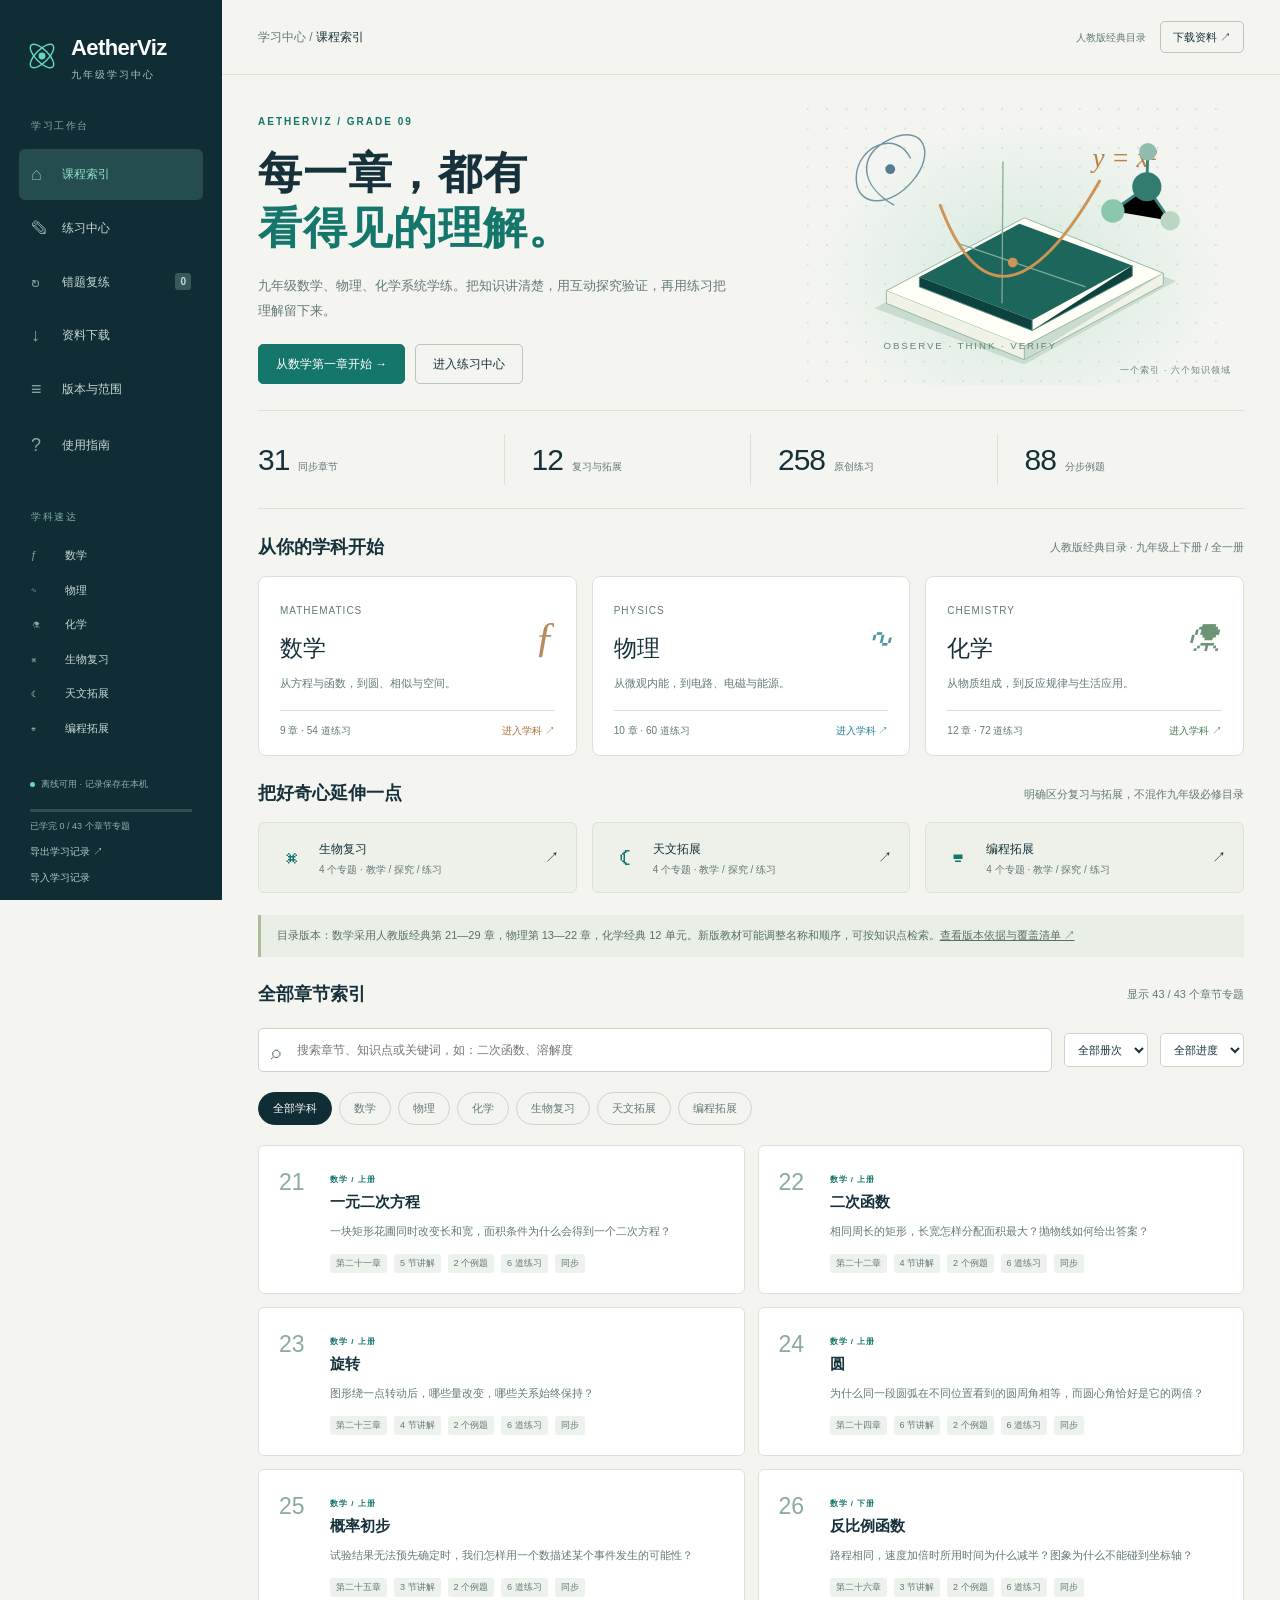
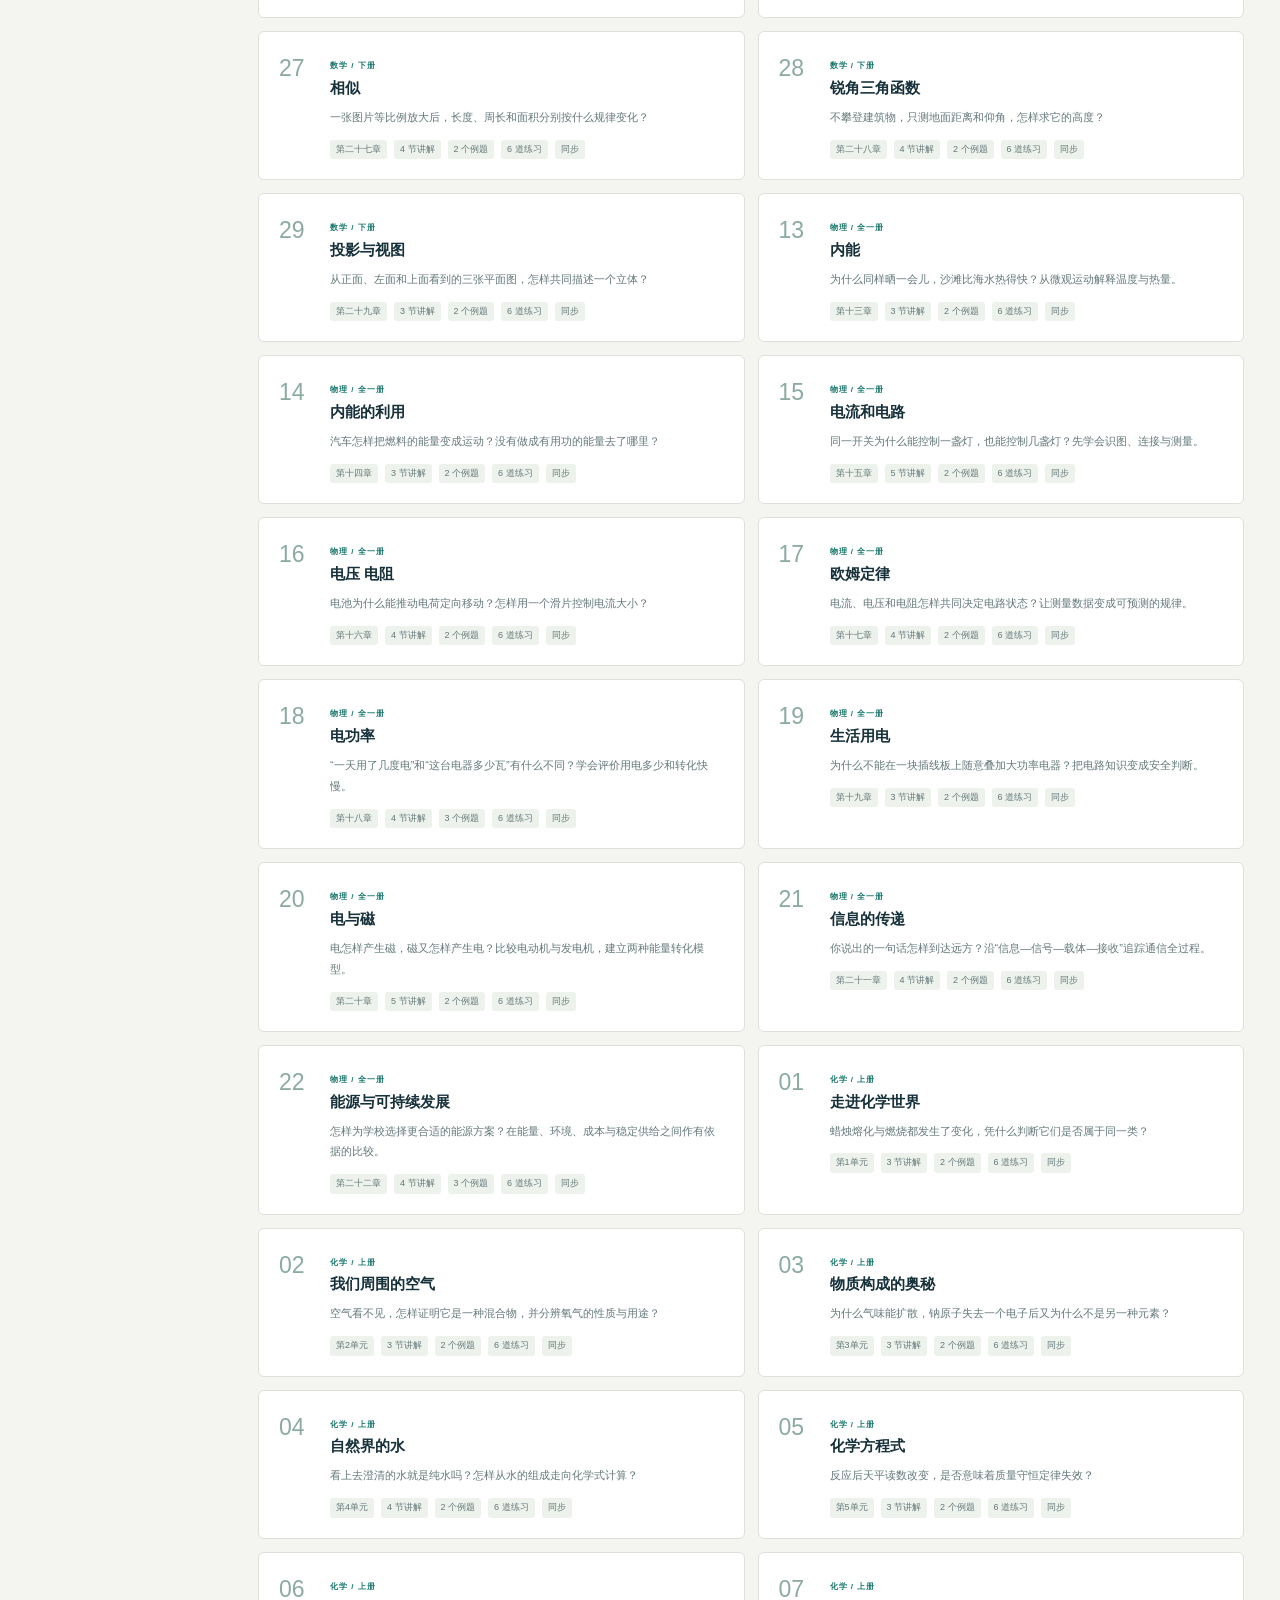
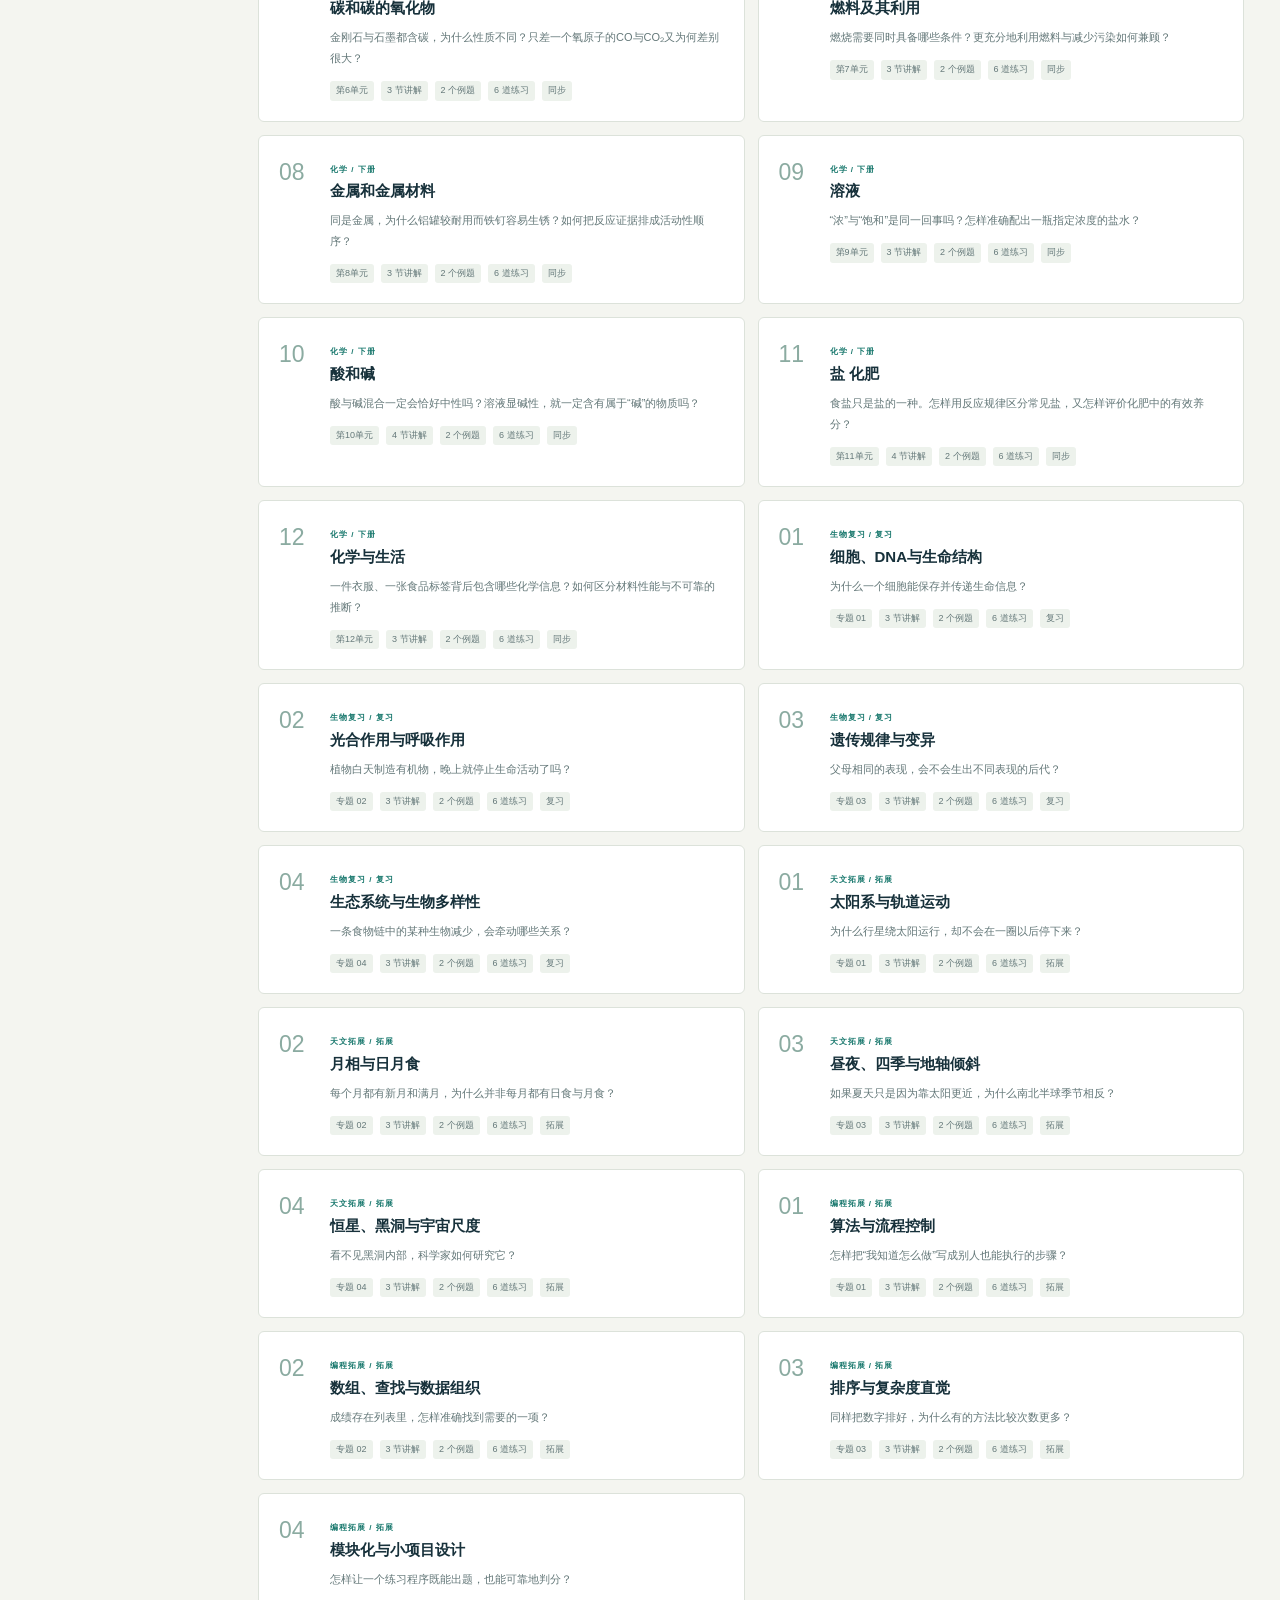
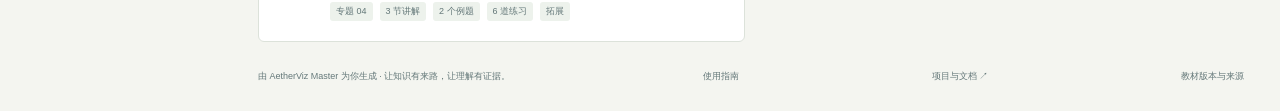
<file: index.html>
<!DOCTYPE html><html lang="zh-CN"><head><meta charset="UTF-8"><meta name="viewport" content="width=device-width,initial-scale=1"><meta name="description" content="九年级人教版经典目录学习资源库：数学、物理、化学教学讲解、互动探究、例题、练习与教师资料。"><title>九年级学习中心 · AetherViz</title><link rel="stylesheet" href="assets/style.css"></head><body>
<aside class="rail" id="rail"><a href="#home" class="brand"><svg viewBox="0 0 40 40" aria-hidden="true"><ellipse cx="20" cy="20" rx="17" ry="7" transform="rotate(45 20 20)"/><ellipse cx="20" cy="20" rx="17" ry="7" transform="rotate(-45 20 20)"/><circle cx="20" cy="20" r="3"/></svg><div>AetherViz<small>九年级学习中心</small></div></a><div class="rail-caption">学习工作台</div><nav id="main-nav" aria-label="主导航"><a href="#home" data-page="home"><span>⌂</span>课程索引</a><a href="#practice" data-page="practice"><span>✎</span>练习中心</a><a href="#wrong" data-page="wrong"><span>↻</span>错题复练 <b id="wrong-count">0</b></a><a href="#downloads" data-page="downloads"><span>↓</span>资料下载</a><a href="#scope" data-page="scope"><span>≡</span>版本与范围</a></nav><nav aria-label="使用帮助"><a href="#help"><span>?</span>使用指南</a></nav><div class="rail-caption" id="chapter-caption">学科速达</div><nav id="side-chapters" aria-label="学科与章节"></nav><div class="rail-footer"><span class="dot"></span>离线可用 · 记录保存在本机<div class="progress-bar"><i id="progress-fill"></i></div><small id="progress-text">从一个章节开始</small><button id="export-progress" class="quiet">导出学习记录 ↗</button><label class="quiet import-label">导入学习记录<input id="import-progress" type="file" accept=".json" hidden></label></div></aside>
<div class="page-shell"><header><button class="mobile-menu" id="mobile-menu" aria-label="打开导航">☰</button><div class="breadcrumb" id="breadcrumb">课程资源 / <strong>九年级</strong></div><div class="head-actions"><span class="edition-pill">人教版经典目录</span><a href="#downloads" class="button outline small">下载资料 ↗</a></div></header><main id="app"></main><footer><span>由 AetherViz Master 为你生成 · 让知识有来路，让理解有证据。</span><a href="#help">使用指南</a><a href="https://github.com/shfzhangjian/edu" target="_blank" rel="noopener">项目与文档 ↗</a><a href="#scope">教材版本与来源</a></footer></div>
<div id="toast" role="status"></div><div id="print-area"></div><dialog id="quiz-dialog"><div class="dialog-head"><div><span class="eyebrow">QUICK ASSESSMENT</span><h2>综合自测</h2></div><button id="close-quiz" aria-label="关闭自测">×</button></div><div id="test-body"></div></dialog>
<script src="assets/three.min.js"></script><script src="assets/OrbitControls.js"></script><script src="assets/content.js"></script><script src="assets/chem-widgets.js"></script><script src="assets/phys-widgets.js"></script><script src="assets/widgets.js"></script><script src="assets/app.js"></script></body></html>
</file>
<file: assets/style.css>
:root{--paper:#f4f5f0;--white:#fff;--ink:#17313b;--muted:#647879;--line:#dce2da;--green:#15766b;--mint:#67d7bd;--nav:#102c34;--soft:#e7eeea;--gold:#bb772c;--font:"Avenir Next","PingFang SC","Microsoft YaHei",sans-serif}*{box-sizing:border-box}body{margin:0;background:var(--paper);color:var(--ink);font:14px/1.7 var(--font)}button,input,select,textarea{font:inherit}button,a{touch-action:manipulation}button{cursor:pointer}a{color:inherit;text-decoration:none}button:focus-visible,a:focus-visible,input:focus-visible,select:focus-visible,summary:focus-visible{outline:3px solid #d7a851;outline-offset:3px}button{transition:background .15s,transform .15s}button:hover{filter:brightness(.96)}button:active{transform:translateY(1px)}.rail{width:222px;position:fixed;inset:0 auto 0 0;background:var(--nav);color:#d2e2df;padding:29px 19px 18px;z-index:40;display:flex;flex-direction:column;overflow:auto}.brand{display:flex;align-items:center;gap:11px;font-size:22px;font-weight:700;color:white;letter-spacing:-.6px;padding:0 5px}.brand svg{stroke:var(--mint);fill:none;stroke-width:1.6;width:36px;height:36px}.brand circle{fill:var(--mint)}.brand small{display:block;font-size:10px;font-weight:400;letter-spacing:2px;color:#a6c6c4}.rail-caption{font-size:10px;letter-spacing:1.5px;color:#7eaaa9;margin:34px 12px 12px}.rail nav a{display:flex;align-items:center;gap:11px;padding:10px 12px;border-radius:6px;margin:3px 0;font-size:12px;color:#c7d9d6}.rail nav a.active{background:#254d50;color:#91e2ca}.rail nav a:hover{background:#1c4148}.rail nav a span{font-size:18px;width:20px;color:#83aaa9}.rail nav a b{margin-left:auto;background:#36595a;padding:0 5px;font-size:10px;border-radius:3px}.rail #side-chapters a{font-size:11px;padding:7px 12px;line-height:1.6}.rail #side-chapters a span{font-size:10px;min-width:23px}.rail-footer{margin-top:auto;padding:29px 11px 0;font-size:9px;color:#8eb1b2}.dot{display:inline-block;background:var(--mint);width:5px;height:5px;border-radius:50%;margin-right:6px}.progress-bar{height:3px;background:#2d4f54;margin:17px 0 7px}.progress-bar i{display:block;width:0;height:100%;background:var(--mint)}.rail-footer small{font-size:9px}.quiet{display:block;color:#acd0cb;background:none;border:0;font-size:10px;padding:9px 0 0}.import-label{cursor:pointer}.page-shell{margin-left:222px}header{height:75px;padding:0 36px;display:flex;justify-content:space-between;align-items:center;gap:15px;border-bottom:1px solid var(--line)}.breadcrumb{font-size:12px;color:var(--muted)}.breadcrumb strong{font-weight:500;color:var(--ink)}.head-actions{display:flex;align-items:center;gap:14px}.edition-pill{font-size:10px;color:#627b73}.button,button.button{display:inline-flex;align-items:center;justify-content:center;gap:7px;background:var(--green);border:1px solid var(--green);color:white;padding:10px 17px;border-radius:5px;font-size:12px;line-height:1.5;cursor:pointer}.button.outline{background:transparent;border-color:#b8c6bc;color:var(--ink)}.button.small{font-size:11px;padding:7px 12px}.button.light{background:#e3eee7;color:var(--green);border-color:#cfe0d7}.button:disabled{opacity:.5;cursor:default}.mobile-menu{display:none;background:none;border:1px solid #bdcdc2;border-radius:4px;padding:3px 9px;color:var(--ink)}main{padding:33px 36px 0;max-width:1450px;margin:auto;min-height:calc(100vh - 150px)}footer{max-width:1450px;margin:auto;padding:27px 36px;display:flex;justify-content:space-between;gap:20px;font-size:9px;color:var(--muted)}.eyebrow{font-size:10px;font-weight:600;letter-spacing:2px;color:var(--green)}h1,h2,h3,p{margin-top:0}h1{font-size:44px;line-height:1.25;font-weight:600;letter-spacing:1px;margin:12px 0 19px}h2{font-size:20px;font-weight:600;line-height:1.5;margin-bottom:14px}h3{font-size:15px;line-height:1.6;margin-bottom:9px}p{color:var(--muted);line-height:1.9}.hero{display:grid;grid-template-columns:1.15fr 1fr;min-height:293px;gap:25px;align-items:center;border-bottom:1px solid var(--line);padding-bottom:25px}.hero p{font-size:13px;max-width:470px}.hero h1 em{color:var(--green);font-style:normal}.hero-actions{display:flex;gap:10px;margin-top:20px}.hero-art{height:277px;position:relative;background:radial-gradient(ellipse at 50% 60%,#d3e9df,transparent 65%)}.hero-art svg{height:100%;width:100%}.art-caption{position:absolute;right:13px;bottom:7px;font-size:9px;color:#67877b;letter-spacing:1px}.stats{display:grid;grid-template-columns:repeat(4,1fr);padding:23px 0;border-bottom:1px solid var(--line);margin-bottom:25px}.stat{border-right:1px solid var(--line);padding:0 27px}.stat:first-child{padding-left:0}.stat:last-child{border:0}.stat strong{display:inline;font-size:30px;font-weight:500;letter-spacing:-1px}.stat span{font-size:10px;margin-left:9px;color:var(--muted)}.section-head{display:flex;align-items:center;justify-content:space-between;gap:15px;margin:24px 0 15px}.section-head h2{margin:0;font-size:18px}.section-head p{margin:0;font-size:11px}.subject-grid{display:grid;grid-template-columns:repeat(3,minmax(0,1fr));gap:15px}.subject-card{border:1px solid var(--line);border-radius:8px;padding:21px 21px 16px;background:#fff;position:relative;overflow:hidden;min-height:167px;transition:transform .2s,box-shadow .2s}.subject-card:hover{transform:translateY(-3px);box-shadow:0 8px 25px #17313b0b}.subject-card .subject-label{font-size:10px;letter-spacing:1px;color:var(--muted)}.subject-card h3{font-size:23px;margin:8px 0 6px;font-weight:500}.subject-card p{font-size:11px;margin:0;width:75%}.subject-card .symbol{position:absolute;right:20px;top:23px;font-size:43px;color:var(--tone);opacity:.8;font-family:Georgia,serif;font-style:italic}.subject-card .card-bottom{display:flex;justify-content:space-between;font-size:10px;color:var(--muted);border-top:1px solid var(--line);margin-top:17px;padding-top:11px}.subject-card .card-bottom b{font-weight:500;color:var(--tone)}.extension-grid{display:grid;grid-template-columns:repeat(3,1fr);gap:15px}.extension-card{border:1px solid var(--line);border-radius:6px;padding:14px 17px;display:flex;gap:13px;align-items:center;background:#edf1e9}.extension-card i{font-style:normal;color:var(--green);font-size:24px;width:30px;text-align:center}.extension-card strong{font-size:12px;font-weight:500}.extension-card small{display:block;font-size:10px;color:var(--muted)}.version-note{background:#e9eee6;border-left:3px solid #adbd98;padding:11px 16px;font-size:11px;color:#5b7064;margin:22px 0;line-height:1.8}.search-toolbar{display:flex;gap:12px;align-items:center;flex-wrap:wrap;margin:20px 0}.searchbox{position:relative;flex:1;min-width:220px}.searchbox input{width:100%;background:#fff;border:1px solid #cbd6cd;border-radius:5px;padding:11px 15px 11px 38px;font-size:12px;color:var(--ink)}.searchbox span{position:absolute;left:13px;top:8px;font-size:19px;color:var(--muted)}select{border:1px solid #cbd6cd;border-radius:5px;color:var(--ink);background:white;padding:9px;font-size:11px}.chips{display:flex;gap:7px;flex-wrap:wrap;margin-bottom:20px}.chip{background:transparent;border:1px solid #cbd6cd;border-radius:25px;color:var(--muted);padding:6px 14px;font-size:11px}.chip.active{background:var(--nav);border-color:var(--nav);color:white}.catalog{display:grid;grid-template-columns:repeat(2,minmax(0,1fr));gap:13px}.chapter-card{background:white;border:1px solid var(--line);border-radius:6px;display:flex;gap:17px;padding:20px;position:relative;align-items:flex-start}.chapter-card:hover{border-color:#7faea0}.chapter-number{min-width:34px;color:#8baba1;font-size:23px;font-weight:400;line-height:1.4}.chapter-card h3{font-size:15px;margin:0 0 7px}.chapter-card p{font-size:11px;margin:0 0 12px}.chapter-card .mini-meta{display:flex;gap:7px;flex-wrap:wrap;font-size:9px;color:var(--muted)}.mini-meta span{background:#edf2ec;border-radius:3px;padding:2px 6px}.checkmark{color:var(--green);margin-left:auto}.empty{padding:60px 25px;text-align:center;border:1px dashed #bac9bd;border-radius:7px;color:var(--muted);grid-column:1/-1}.subpage-head{display:flex;justify-content:space-between;gap:25px;align-items:flex-end;margin-bottom:23px}.subpage-head h1{font-size:34px;margin-bottom:9px}.subpage-head p{margin:0;font-size:12px}.chapter-hero{border-bottom:1px solid var(--line);padding-bottom:22px}.chapter-hero h1{font-size:36px;margin:9px 0 12px}.chapter-hero p{margin:0;font-size:13px;max-width:900px}.chapter-hero .metadata{display:flex;gap:10px;margin-top:15px;font-size:10px;color:var(--muted);flex-wrap:wrap}.tabs{display:flex;gap:26px;border-bottom:1px solid var(--line);margin:17px 0 22px}.tabs button{background:none;border:0;border-bottom:2px solid transparent;font-size:12px;color:var(--muted);padding:13px 0}.tabs button.active{border-color:var(--green);color:var(--green)}.reading-grid{display:grid;grid-template-columns:minmax(0,1fr) 282px;gap:28px}.reading-main{min-width:0}.section-block{padding:0 0 24px;border-bottom:1px solid var(--line);margin-bottom:25px}.section-block .section-index{font-size:10px;color:var(--green);letter-spacing:1px}.section-block h2{font-size:18px;margin:5px 0 12px}.section-block p{font-size:13px;color:#455e65;line-height:2.05;white-space:pre-line;margin-bottom:0}.reading-aside>div{border:1px solid var(--line);border-radius:6px;padding:19px;margin-bottom:17px;background:#fff}.reading-aside h3{font-size:13px}.goal{display:flex;gap:8px;font-size:11px;color:var(--muted);margin:9px 0;align-items:flex-start}.goal input{margin-top:5px;accent-color:var(--green)}.formula-item{font-size:14px;color:var(--green);padding:11px 0;border-top:1px solid var(--line);font-family:var(--font);overflow-wrap:anywhere}.formula-item small{font-family:var(--font);display:block;font-size:10px;color:var(--muted);margin-top:5px}.pitfall{font-size:11px;color:#755b37;line-height:1.9;margin:9px 0}.worked-example{padding:20px 22px;background:#e9f0e9;border-left:3px solid #568978;margin:18px 0;border-radius:0 6px 6px 0}.worked-example h3{font-size:12px;color:var(--green)}.worked-example p{font-size:13px;color:var(--ink);margin:0 0 10px}.worked-example ol{color:#4d6867;font-size:12px;padding-left:20px;line-height:1.9}.answer-line{font-size:12px;color:var(--green);font-weight:600}.chapter-actions{display:flex;justify-content:space-between;gap:10px;border-top:1px solid var(--line);padding-top:20px;margin-top:25px}.lesson-complete{display:flex;gap:8px;align-items:center;font-size:12px;color:var(--green)}.lesson-complete input{accent-color:var(--green)}.activity{background:#fff;border:1px solid var(--line);border-radius:7px;padding:25px;margin-top:22px}.activity-grid{display:grid;grid-template-columns:1fr 1fr;gap:28px}.activity p,.activity li{font-size:12px;color:var(--muted)}.activity ol{padding-left:21px}.activity li{padding-left:5px;margin-bottom:10px}.table{border-collapse:collapse;table-layout:fixed;width:100%;margin:15px 0;font-size:10px}.table th,.table td{border:1px solid #cbd8d0;padding:9px;overflow-wrap:anywhere}.table th{background:#eef3ec;font-weight:500}.table td{height:39px}.warning{font-size:11px!important;color:#866139!important;padding-top:12px;border-top:1px solid var(--line)}details{margin:12px 0}summary{cursor:pointer;color:var(--green);font-size:12px}.quiz-card{padding:23px;background:#fff;border:1px solid var(--line);border-radius:7px;margin:14px 0}.quiz-meta{display:flex;gap:9px;color:var(--muted);font-size:9px;margin-bottom:8px}.quiz-card h3{font-size:14px;font-weight:500;line-height:1.8}.options{display:grid;grid-template-columns:1fr 1fr;gap:9px}.option{padding:11px 14px;border:1px solid #cbd7ce;background:#f8faf6;border-radius:4px;color:#38545b;text-align:left;font-size:12px;line-height:1.7}.option.correct{border-color:#4a9b77;background:#e3f4e7}.option.wrong{border-color:#c87666;background:#fbece8}.feedback{font-size:12px;margin:13px 0 0;color:var(--muted);line-height:1.9}.feedback b{color:var(--green)}textarea{width:100%;min-height:85px;border:1px solid #cbd7ce;background:#fafbf8;border-radius:5px;padding:12px;resize:vertical;font-size:12px;color:var(--ink)}.self-rating{display:flex;gap:8px;margin-top:12px}.self-rating button{font-size:10px;border:1px solid #c3d4c7;background:#f1f6ed;border-radius:4px;padding:6px 9px;color:var(--green)}.quiz-card .reference{border-left:2px solid #85ab8c;margin:13px 0;padding:7px 14px;background:#f2f6ed;font-size:12px;color:#4d6560}.resource-grid{display:grid;grid-template-columns:repeat(2,1fr);gap:15px}.resource-card{border:1px solid var(--line);padding:23px;background:white;border-radius:7px}.resource-card p{font-size:12px}.resource-card .button{margin:6px 7px 0 0}.scope-table{border-collapse:collapse;width:100%;font-size:12px;margin-top:20px}.scope-table td,.scope-table th{text-align:left;padding:14px;border-bottom:1px solid var(--line);vertical-align:top}.scope-table th{background:#e5ece3}.source-links{display:grid;gap:7px;font-size:11px;color:var(--green)}.teacher-grid{display:grid;grid-template-columns:1fr 1fr;gap:22px}.teacher-panel{padding:23px;background:white;border:1px solid var(--line);border-radius:6px}.teacher-panel p,.teacher-panel li{font-size:12px;color:var(--muted)}.timeline{display:flex;gap:7px;flex-wrap:wrap;margin:18px 0}.timeline div{background:#e6eee4;padding:12px;flex:1;min-width:75px;font-size:10px;color:var(--muted)}.timeline strong{display:block;font-size:19px;color:var(--green);font-weight:500}.sim-wrap{background:#102d37;color:#e5f2ee;border:1px solid #31545c;border-radius:9px;overflow:hidden;margin:5px 0 22px}.sim-head{display:flex;justify-content:space-between;padding:14px 21px;border-bottom:1px solid #31535b;font-size:12px}.sim-head small{color:#9dbdbd;font-size:10px}.sim-inner{display:grid;grid-template-columns:minmax(0,1fr) 245px}.sim-stage{height:350px;position:relative;overflow:hidden;background:radial-gradient(#33545f 1px,transparent 1px);background-size:19px 19px}.sim-stage svg,.sim-stage canvas{display:block;width:100%;height:100%}.sim-panel{border-left:1px solid #31535b;padding:21px;display:flex;flex-direction:column;gap:17px}.param label{display:flex;justify-content:space-between;font-size:11px;color:#b6ced0;gap:8px}.param output{color:#87dfc5;white-space:nowrap}.param input[type=range]{width:100%;accent-color:var(--mint);margin:11px 0 0;height:4px;cursor:pointer}.sim-result{font-size:12px;color:#99e2d1;background:#1c424a;border-left:2px solid #67d7bd;padding:12px;line-height:1.9}.sim-limit{font-size:10px;color:#96b9bd;padding:13px 21px;border-top:1px solid #31535b;line-height:1.8}.sim-buttons{display:flex;gap:7px;flex-wrap:wrap}.sim-buttons button{background:#244750;color:#c8e5dd;border:1px solid #50737a;border-radius:4px;font-size:10px;padding:6px 9px}.sim-buttons button.selected{background:#2d6965;color:#a5ead7;border-color:#76c6b0}.sim-stage .sg{stroke:#365763;stroke-width:1}.sim-stage text{font-family:var(--font);fill:#c7dfdd;font-size:13px}.sim-stage .label{font-size:16px;fill:#8ce2c8}.sim-overlay{position:absolute;bottom:12px;left:17px;font-size:10px;color:#a5cac7;pointer-events:none}.flow-cards{display:flex;flex-wrap:wrap;align-items:center;gap:15px;padding:25px}.flow-node{background:#204a54;border:1px solid #4b8082;border-radius:6px;padding:20px;font-size:12px;min-width:110px;flex:1;text-align:center}.flow-node.active{border-color:#80e1c4;background:#306258}.flow-arrow{color:#9acbc8;font-size:20px}.test-progress{height:5px;background:#dfe8df;margin:15px 0}.test-progress i{display:block;background:var(--green);height:100%}.test-score{font-size:55px;color:var(--green)}dialog{width:min(780px,calc(100% - 28px));max-height:90vh;border:1px solid #adc7ba;border-radius:9px;background:var(--paper);padding:27px;color:var(--ink);box-shadow:0 25px 100px #0005}dialog::backdrop{background:#071d26ab;backdrop-filter:blur(4px)}.dialog-head{display:flex;justify-content:space-between;align-items:flex-start}.dialog-head h2{margin:7px 0}.dialog-head button{border:0;background:none;font-size:25px;color:var(--muted)}#toast{position:fixed;bottom:22px;left:50%;transform:translateX(-50%);background:#123d3b;color:#d9f4e9;border:1px solid #75a999;box-shadow:0 6px 20px #0002;padding:11px 20px;border-radius:5px;font-size:12px;z-index:100;opacity:0;pointer-events:none;transition:opacity .2s}#toast.visible{opacity:1}#print-area{display:none}.print-controls{display:flex;gap:9px;flex-wrap:wrap}.core-label{font-size:9px;background:#e0eee3;color:var(--green);border-radius:3px;padding:3px 6px}.pagination{display:flex;gap:10px;justify-content:center;margin:24px 0}
@media(min-width:1650px){.rail{width:244px;padding-left:25px;padding-right:25px}.page-shell{margin-left:244px}main{padding-top:45px}.hero{min-height:310px}h1{font-size:49px}.sim-stage{height:410px}}
@media(max-width:1180px){.rail{width:196px;padding:24px 12px 16px}.page-shell{margin-left:196px}header{padding:0 24px}main{padding:27px 24px 0}.hero{grid-template-columns:1.1fr .9fr}.hero h1{font-size:35px}.hero-art{height:250px}.subject-card{padding:18px}.subject-card p{width:88%}.subject-card .symbol{font-size:32px;right:15px}.reading-grid{grid-template-columns:minmax(0,1fr) 243px;gap:20px}.sim-inner{grid-template-columns:minmax(0,1fr) 210px}.sim-panel{padding:17px}.sim-stage{height:330px}}
@media(max-width:960px){.rail{transform:translateX(-100%);width:222px;transition:transform .2s}.rail.open{transform:translateX(0);box-shadow:15px 0 70px #0005}.page-shell{margin-left:0}.mobile-menu{display:block}.breadcrumb{flex:1}.hero h1{font-size:38px}.chapter-hero h1{font-size:32px}}
@media(max-width:680px){header{height:62px;padding:0 16px}.head-actions .edition-pill{display:none}.breadcrumb{font-size:10px}main{padding:25px 16px 0}.hero{display:flex;flex-direction:column;align-items:stretch;gap:7px}.hero h1{font-size:34px}.hero-art{height:178px;order:2}.hero p{font-size:12px}.hero-actions{margin-top:16px}.stats{grid-template-columns:repeat(4,1fr);padding:18px 0}.stat{padding:0 8px}.stat strong{font-size:24px;display:block}.stat span{margin-left:0;font-size:9px}.subject-grid{grid-template-columns:1fr}.subject-card{min-height:137px}.subject-card .symbol{font-size:43px}.extension-grid{grid-template-columns:1fr}.extension-card{padding:12px 17px}.catalog{grid-template-columns:1fr}.section-head{align-items:flex-start}.section-head p{font-size:10px;max-width:45%;text-align:right}.searchbox{flex-basis:100%}.search-toolbar select{flex:1}.chips{gap:6px}.chip{padding:5px 10px;font-size:10px}.reading-grid{display:flex;flex-direction:column-reverse}.reading-aside{display:grid;grid-template-columns:1fr;gap:12px}.reading-aside>div{margin:0}.chapter-hero h1{font-size:29px}.tabs{gap:0;justify-content:space-between}.tabs button{font-size:11px}.reading-main p{font-size:12px}.section-block h2{font-size:17px}.activity-grid,.teacher-grid,.resource-grid{grid-template-columns:1fr}.sim-inner{grid-template-columns:1fr}.sim-stage{height:280px}.sim-panel{border-left:0;border-top:1px solid #31535b;display:grid;grid-template-columns:1fr 1fr;gap:17px}.sim-result,.sim-buttons{grid-column:1/-1}.sim-head{padding:12px 15px;font-size:11px}.sim-head small{font-size:9px}.options{grid-template-columns:1fr}.quiz-card{padding:18px}.subpage-head{align-items:flex-start;flex-direction:column;gap:14px}.subpage-head h1{font-size:30px}.scope-table{font-size:10px}.scope-table td,.scope-table th{padding:10px 6px}.chapter-actions{flex-wrap:wrap}.activity{padding:18px}.print-controls .button{font-size:10px}footer{padding:25px 16px;flex-direction:column;font-size:8px;gap:4px}.hero .eyebrow{font-size:9px}.art-caption{font-size:8px}.flow-cards{gap:9px;padding:17px}.flow-node{min-width:90px;padding:17px 12px}.version-note{font-size:10px}}
@media(prefers-reduced-motion:reduce){*{transition:none!important}}
@media print{body{background:white;color:#152b35}.rail,.page-shell,dialog,#toast{display:none!important}#print-area{display:block;font:10.5pt/1.8 "PingFang SC",sans-serif}#print-area h1{font-size:22pt}#print-area h2{font-size:14pt;margin-top:20px;border-bottom:1px solid #ccc}#print-area h3{font-size:11pt}#print-area p{color:#222;white-space:pre-line}#print-area .print-item{break-inside:avoid;margin-bottom:16px}#print-area .print-new{break-before:page}#print-area .table{font-size:9pt}#print-area .table td{height:38px}.answer-space{height:65px;border-bottom:1px solid #ccc}@page{size:A4;margin:18mm}}
</file>
